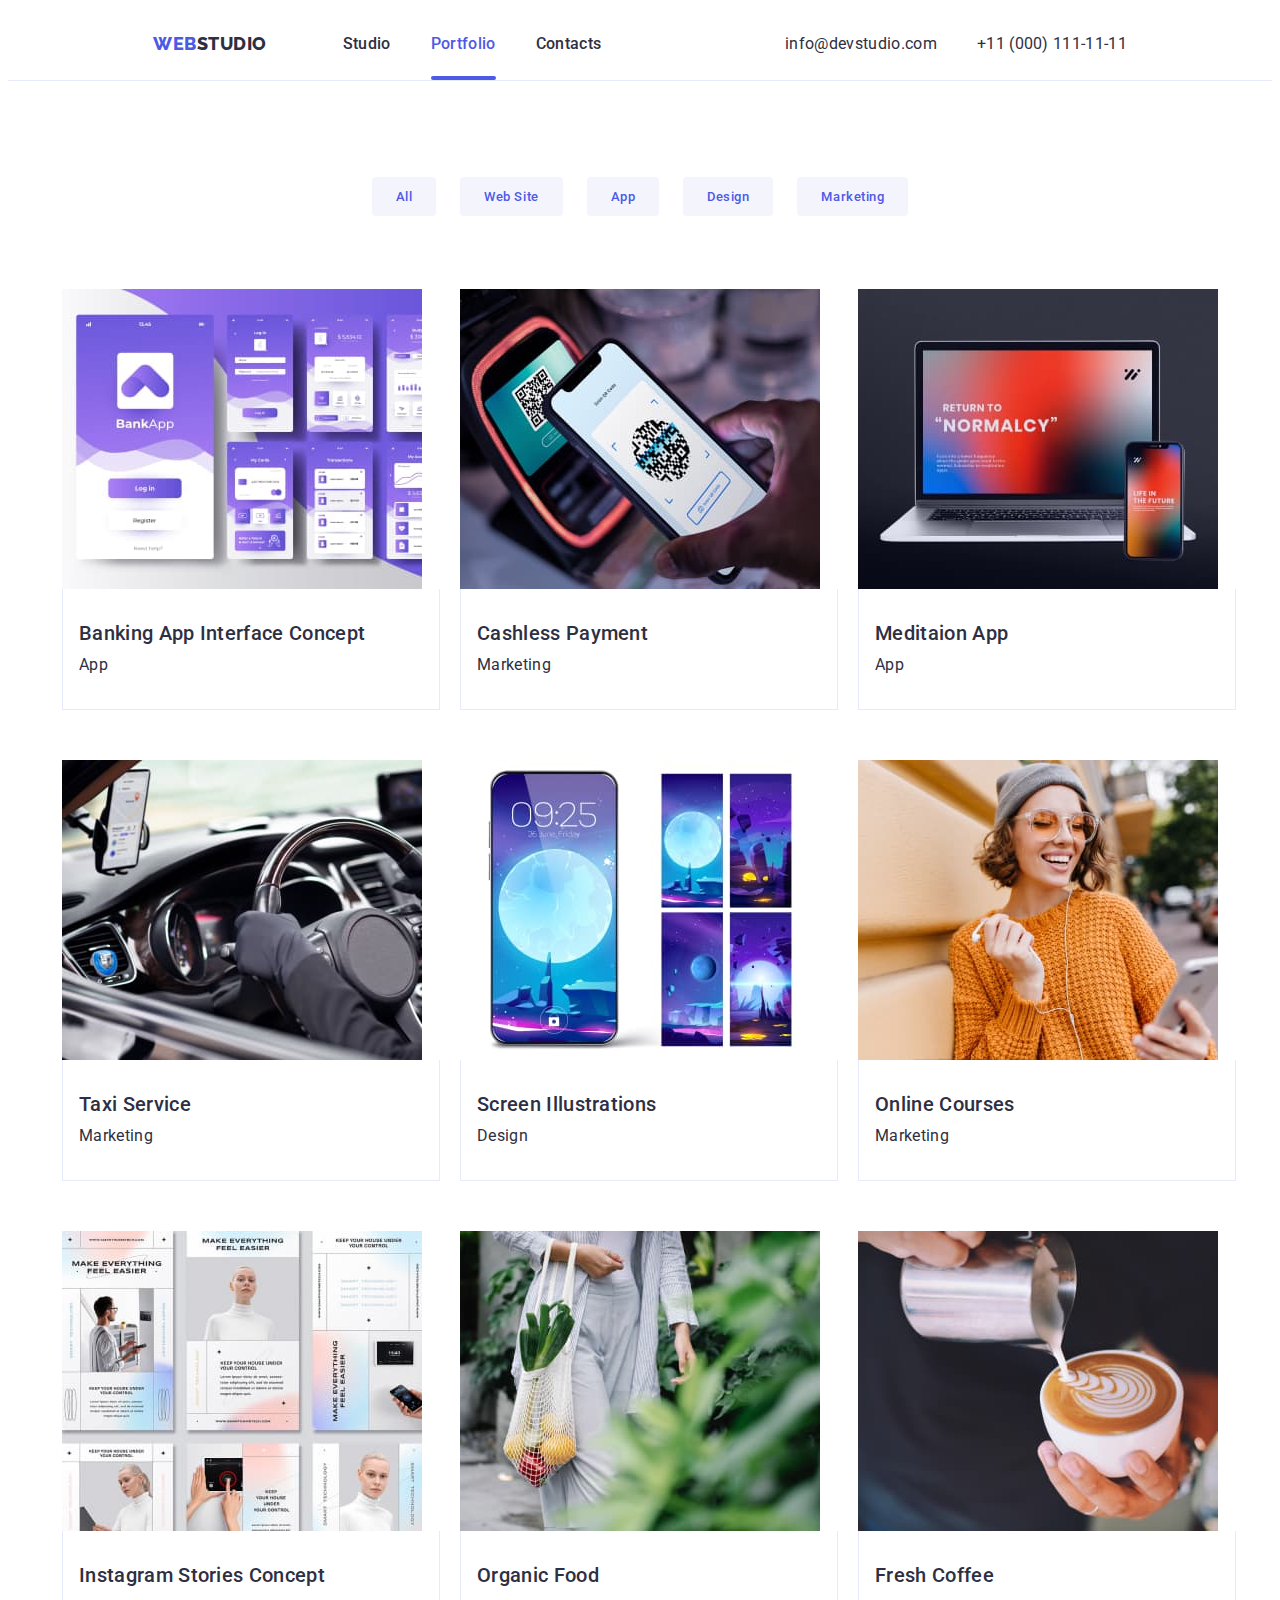
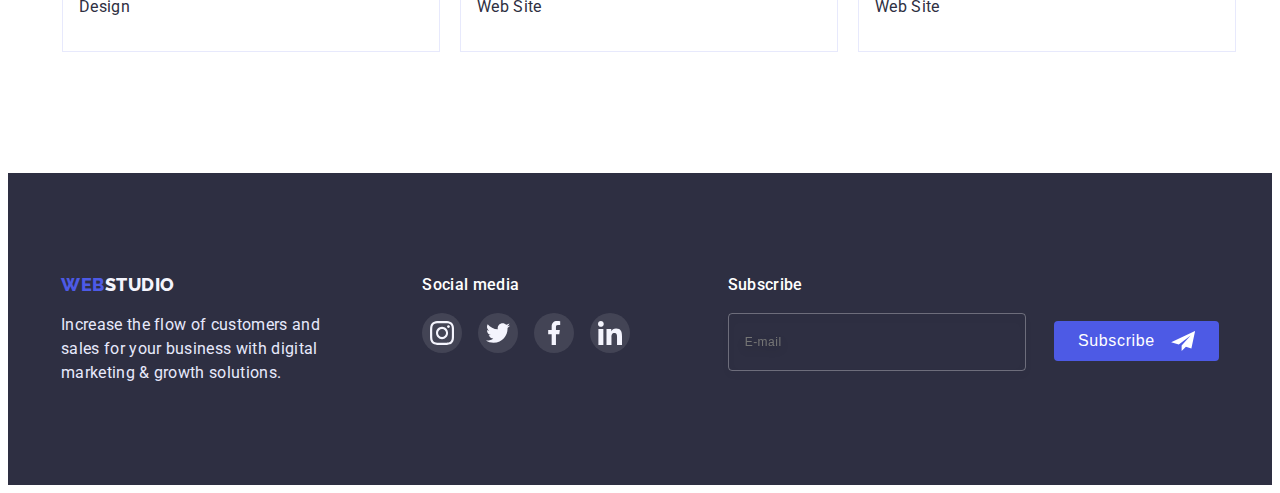
<file: portfolio.html>
<!DOCTYPE html>
<html lang="en">
  <head>
    <meta charset="UTF-8" />
    <meta http-equiv="X-UA-Compatible" content="IE=edge" />
    <meta name="viewport" content="width=device-width, initial-scale=1.0" />
    <title>Document</title>
    <link rel="preconnect" href="https://fonts.googleapis.com" />
    <link rel="preconnect" href="https://fonts.gstatic.com" crossorigin />
    <link rel="preconnect" href="https://fonts.googleapis.com" />
    <link rel="preconnect" href="https://fonts.gstatic.com" crossorigin />
    <link
      href="https://fonts.googleapis.com/css2?family=Raleway:wght@800&family=Roboto:wght@400;500;700;900&display=swap"
      rel="stylesheet"
    />
    <link
      rel="stylesheet"
      href="https://cdnjs.cloudflare.com/ajax/libs/modern-normalize/1.1.0/modern-normalize.min.css"
      integrity="sha512-wpPYUAdjBVSE4KJnH1VR1HeZfpl1ub8YT/NKx4PuQ5NmX2tKuGu6U/JRp5y+Y8XG2tV+wKQpNHVUX03MfMFn9Q=="
      crossorigin="anonymous"
      referrerpolicy="no-referrer"
    />
    <link
      rel="stylesheet"
      href="https://cdnjs.cloudflare.com/ajax/libs/animate.css/4.1.1/animate.min.css"
    />
    <link rel="stylesheet" href="./css/styles.css" />
  </head>
  <body>
    <header class="header section">
      <div class="container nav-main">
        <!--navigation in header-->
        <nav class="header-navigation nav">
          <a href="./index.html" class="logo"
            ><span class="logo-first-part">Web</span
            ><span class="logo-second-part-header">Studio</span></a
          >
          <ul class="header-site-navigation-list list">
            <li class="header-site-navigation-item">
              <a href="./index.html" class="header-site-navigation-link link"
                >Studio</a
              >
            </li>
            <li class="header-site-navigation-item">
              <a
                href="./portfolio.html"
                class="header-site-navigation-link current link"
                >Portfolio</a
              >
            </li>
            <li class="header-site-navigation-item">
              <a href="" class="header-site-navigation-link link">Contacts</a>
            </li>
          </ul>
        </nav>

        <address>
          <ul class="header-address-navigation-list list">
            <li class="header-address-navigation-item">
              <a
                href="mailto:info@devstudio.com"
                class="header-address-navigation-link link"
                >info@devstudio.com</a
              >
            </li>
            <li class="header-address-navigation-item">
              <a
                href="tel:+110001111111"
                class="header-address-navigation-link link"
                >+11 (000) 111-11-11</a
              >
            </li>
          </ul>
        </address>
      </div>
    </header>

    <!--Main part-->
    <main>
      <section class="portfolio section">
        <div class="container">
          <!--Временный заголовок-->
          <h1 class="hidden">Portfolio navigation</h1>

          <ul class="portfolio-navigation-list list">
            <li class="portfolio-navigation-item">
              <button type="button" class="portfolio-button">All</button>
            </li>
            <li class="portfolio-navigation-item">
              <button type="button" class="portfolio-button">Web Site</button>
            </li>
            <li class="portfolio-navigation-item">
              <button type="button" class="portfolio-button">App</button>
            </li>
            <li class="portfolio-navigation-item">
              <button type="button" class="portfolio-button">Design</button>
            </li>
            <li class="portfolio-navigation-item">
              <button type="button" class="portfolio-button">Marketing</button>
            </li>
          </ul>

          <ul class="portfolio-list list">
            <li class="portfolio-item">
              <a href="" class="portfolio-item-link link">
                <div class="portfolio-item-div">
                  <img
                    src="./images/portfolio/proj1.jpg"
                    alt="Banking App Interface Concept"
                    width="360"
                    height="300"
                    class="portfolio-item-photo"
                  />
                  <div class="portfolio-item-animation">
                    <p class="portfolio-item-animation-text">
                      14 Stylish and User-Friendly App Design Concepts · Task
                      Manager App · Calorie Tracker App · Exotic Fruit Ecommerce
                      App · Cloud Storage App
                    </p>
                  </div>
                </div>
                <div class="portfolio-item-text">
                  <h2 class="portfolio-item-title caption">
                    Banking App Interface Concept
                  </h2>
                  <p class="portfolio-item-area">App</p>
                </div>
              </a>
            </li>
            <li class="portfolio-item">
              <a href="" class="portfolio-item-link link">
                <div class="portfolio-item-div">
                  <img
                    src="./images/portfolio/proj2.jpg"
                    alt="Cashless Payment"
                    width="360"
                    height="300"
                    class="portfolio-item-photo"
                  />
                  <div class="portfolio-item-animation">
                    <p class="portfolio-item-animation-text">
                      14 Stylish and User-Friendly App Design Concepts · Task
                      Manager App · Calorie Tracker App · Exotic Fruit Ecommerce
                      App · Cloud Storage App
                    </p>
                  </div>
                </div>
                <div class="portfolio-item-text">
                  <h2 class="portfolio-item-title caption">Cashless Payment</h2>
                  <p class="portfolio-item-area">Marketing</p>
                </div>
              </a>
            </li>
            <li class="portfolio-item">
              <a href="" class="portfolio-item-link link">
                <div class="portfolio-item-div">
                  <img
                    src="./images/portfolio/proj3.jpg"
                    alt="Meditaion App"
                    width="360"
                    height="300"
                    class="portfolio-item-photo"
                  />
                  <div class="portfolio-item-animation">
                    <p class="portfolio-item-animation-text">
                      14 Stylish and User-Friendly App Design Concepts · Task
                      Manager App · Calorie Tracker App · Exotic Fruit Ecommerce
                      App · Cloud Storage App
                    </p>
                  </div>
                </div>
                <div class="portfolio-item-text">
                  <h2 class="portfolio-item-title caption">Meditaion App</h2>
                  <p class="portfolio-item-area">App</p>
                </div>
              </a>
            </li>
            <li class="portfolio-item">
              <a href="" class="portfolio-item-link link">
                <div class="portfolio-item-div">
                  <img
                    src="./images/portfolio/proj4.jpg"
                    alt="Taxi Service"
                    width="360"
                    height="300"
                    class="portfolio-item-photo"
                  />
                  <div class="portfolio-item-animation">
                    <p class="portfolio-item-animation-text">
                      14 Stylish and User-Friendly App Design Concepts · Task
                      Manager App · Calorie Tracker App · Exotic Fruit Ecommerce
                      App · Cloud Storage App
                    </p>
                  </div>
                </div>
                <div class="portfolio-item-text">
                  <h2 class="portfolio-item-title caption">Taxi Service</h2>
                  <p class="portfolio-item-area">Marketing</p>
                </div>
              </a>
            </li>
            <li class="portfolio-item">
              <a href="" class="portfolio-item-link link">
                <div class="portfolio-item-div">
                  <img
                    src="./images/portfolio/proj5.jpg"
                    alt="Screen Illustrations"
                    width="360"
                    height="300"
                    class="portfolio-item-photo"
                  />
                  <div class="portfolio-item-animation">
                    <p class="portfolio-item-animation-text">
                      14 Stylish and User-Friendly App Design Concepts · Task
                      Manager App · Calorie Tracker App · Exotic Fruit Ecommerce
                      App · Cloud Storage App
                    </p>
                  </div>
                </div>
                <div class="portfolio-item-text">
                  <h2 class="portfolio-item-title caption">
                    Screen Illustrations
                  </h2>
                  <p class="portfolio-item-area">Design</p>
                </div>
              </a>
            </li>
            <li class="portfolio-item">
              <a href="" class="portfolio-item-link link">
                <div class="portfolio-item-div">
                  <img
                    src="./images/portfolio/proj6.jpg"
                    alt="Online Courses"
                    width="360"
                    height="300"
                    class="portfolio-item-photo"
                  />
                  <div class="portfolio-item-animation">
                    <p class="portfolio-item-animation-text">
                      14 Stylish and User-Friendly App Design Concepts · Task
                      Manager App · Calorie Tracker App · Exotic Fruit Ecommerce
                      App · Cloud Storage App
                    </p>
                  </div>
                </div>
                <div class="portfolio-item-text">
                  <h2 class="portfolio-item-title caption">Online Courses</h2>
                  <p class="portfolio-item-area">Marketing</p>
                </div>
              </a>
            </li>
            <li class="portfolio-item">
              <a href="" class="portfolio-item-link link">
                <div class="portfolio-item-div">
                  <img
                    src="./images/portfolio/proj7.jpg"
                    alt="Instagram Stories Concept"
                    width="360"
                    height="300"
                    class="portfolio-item-photo"
                  />
                  <div class="portfolio-item-animation">
                    <p class="portfolio-item-animation-text">
                      14 Stylish and User-Friendly App Design Concepts · Task
                      Manager App · Calorie Tracker App · Exotic Fruit Ecommerce
                      App · Cloud Storage App
                    </p>
                  </div>
                </div>
                <div class="portfolio-item-text">
                  <h2 class="portfolio-item-title caption">
                    Instagram Stories Concept
                  </h2>
                  <p class="portfolio-item-area">Design</p>
                </div>
              </a>
            </li>
            <li class="portfolio-item">
              <a href="" class="portfolio-item-link link">
                <div class="portfolio-item-div">
                  <img
                    src="./images/portfolio/proj8.jpg"
                    alt="Organic Food"
                    width="360"
                    height="300"
                    class="portfolio-item-photo"
                  />
                  <div class="portfolio-item-animation">
                    <p class="portfolio-item-animation-text">
                      14 Stylish and User-Friendly App Design Concepts · Task
                      Manager App · Calorie Tracker App · Exotic Fruit Ecommerce
                      App · Cloud Storage App
                    </p>
                  </div>
                </div>
                <div class="portfolio-item-text">
                  <h2 class="portfolio-item-title caption">Organic Food</h2>
                  <p class="portfolio-item-area">Web Site</p>
                </div>
              </a>
            </li>
            <li class="portfolio-item">
              <a href="" class="portfolio-item-link link">
                <div class="portfolio-item-div">
                  <img
                    src="./images/portfolio/proj9.jpg"
                    alt="Fresh Coffee"
                    width="360"
                    height="300"
                    class="portfolio-item-photo"
                  />
                  <div class="portfolio-item-animation">
                    <p class="portfolio-item-animation-text">
                      14 Stylish and User-Friendly App Design Concepts · Task
                      Manager App · Calorie Tracker App · Exotic Fruit Ecommerce
                      App · Cloud Storage App
                    </p>
                  </div>
                </div>
                <div class="portfolio-item-text">
                  <h2 class="portfolio-item-title caption">Fresh Coffee</h2>
                  <p class="portfolio-item-area">Web Site</p>
                </div>
              </a>
            </li>
          </ul>
        </div>
      </section>
    </main>

    <footer class="footer section">
      <div class="container footer-cont">
        <div class="footer-container">
          <a href="./index.html" class="logo logo-footer"
            ><span class="logo-first-part">Web</span
            ><span class="logo-second-part-footer">Studio</span></a
          >
          <p class="footer-text">
            Increase the flow of customers and sales for your business with
            digital marketing & growth solutions.
          </p>
        </div>
        <div class="footer-media">
          <h3 class="footer-media-title">Social media</h3>
          <ul class="footer-list list">
            <li class="footer-item instagram">
              <a
                href=""
                class="footer-link link"
                target="_blank"
                rel="noopener noreferrer"
              >
                <svg class="footer-icon" width="24" height="24">
                  <use href="./images/icons.svg#icon-instagram"></use>
                </svg>
              </a>
            </li>
            <li class="footer-item twitter">
              <a
                href=""
                class="footer-link link"
                target="_blank"
                rel="noopener noreferrer"
                ><svg class="footer-icon" width="24" height="24">
                  <use href="./images/icons.svg#icon-twitter"></use></svg
              ></a>
            </li>
            <li class="footer-item facebook">
              <a
                href=""
                class="footer-link link"
                target="_blank"
                rel="noopener noreferrer"
                ><svg class="footer-icon" width="24" height="24">
                  <use href="./images/icons.svg#icon-facebook"></use></svg
              ></a>
            </li>
            <li class="footer-item linkedin">
              <a
                href=""
                class="footer-link link"
                target="_blank"
                rel="noopener noreferrer"
                ><svg class="footer-icon" width="24" height="24">
                  <use href="./images/icons.svg#icon-linkedin"></use></svg
              ></a>
            </li>
          </ul>
        </div>
        <div class="footer-form">
          <h3 class="footer-media-title">Subscribe</h3>
          <form class="" action="">
            <input
              type="email"
              name="footer-email"
              id="footer-email"
              class="footer-input"
              placeholder="E-mail"
            />
            <button type="button" class="form-button">
              <span class="form-button-area">
                <span class="button-area-text">Subscribe</span>
                <svg class="icon-send" width="24" height="20">
                  <use href="./images/icons.svg#icon-send"></use>
                </svg>
              </span>
            </button>
          </form>
        </div>
      </div>
    </footer>
  </body>
</html>
</file>
<file: css/styles.css>
/*html{
    box-sizing: border-box;
}

*,
*::before,
*::after{
    box-sizing:inherit;
}*/


:root{
    --primary-text-color:#434455;
    --title-text-color: #2E2F42;
    --accent-color: #4D5AE5;
    --portfolio-button-bg-color:#F4F4FD;
    --portfolio-button-bg-accent-color:#404BBF;
    --main-bg-color:#ffffff;
    --footer-text-portfolio-button-border: #E7E9FC;
    --footer-green:#31D0AA;
    --main-icon-color: #8E8F99;
    --function-for-hover: cubic-bezier(0.4, 0, 0.2, 1);

}

body{
    background-color:var(--main-bg-color);
    color: var(--primary-text-color);
    font-family: 'Roboto', sans-serif;
    font-weight: 400;
    font-size: 16px;
    line-height: 1.5;
    letter-spacing: 0.02em;
   /*padding-top:72px*/
}
 
p,
h1,
h2,
h3,
h4,
h5,
h6 {
    margin: 0;
}

ul{
    margin: 0;
    padding: 0;
}
img{
    display: block;
    margin: 0;
    padding: 0;
    max-width: 100%;
    height: auto;
}

.container{
    width: 1158px;
    /*1128+15*2*/
    padding-left: 15px;
    padding-right: 15px;
    margin: 0 auto;

   /* outline: 1px solid tomato;*/
}
.section{
    padding-top: 120px;
    padding-bottom: 120px;
}
.list{
    list-style: none;
    padding: 0;
}

.logo {
    display: block;
    padding: 24px 0;
    margin-right: 76px;
    font-family: 'Raleway', sans-serif;
    font-weight: 800;
    font-size: 18px;
    line-height: 1.33;
    text-transform: uppercase;
    letter-spacing: 0.03em;

    transition: color 250ms var(--function-for-hover);
}
.logo-first-part{
    color: var(--accent-color);  
}
.logo-second-part-header{
    color: var(--title-text-color);
}
.logo-second-part-footer{
    color: var(--portfolio-button-bg-color);
}

.caption,
.link{
    color:var(--title-text-color)

}

.header-site-navigation-link:hover,
.header-address-navigation-link:hover,
.logo:hover,
.header-site-navigation-link:focus,
.header-address-navigation-link:focus,
.logo:focus
{
    color: var(--accent-color);
}


        /*настройки кнопок*/
.button{
    min-width: 169px;
    height: 56px;
    display: inline-block;
    border-radius: 4px;
    border: 1px solid var(--accent-color);
    box-shadow: 0px 4px 4px rgba(0, 0, 0, 0.15);
    /*padding: 16px 32px;*/

    background-color: var(--accent-color);
    color: var(--main-bg-color);
    font-family: inherit;
    font-weight: 500;
    align-items: center;
    letter-spacing: 0.04em;
    cursor: pointer;

    transition-property: background-color;
    transition-duration: 250ms;
    transition-timing-function: var(--function-for-hover);
}

.button:hover,
.button:focus {
    background-color: var(--portfolio-button-bg-accent-color);
}

.current {
    color: var(--accent-color);
    position: relative;
}
.current::after{
    content: "";
    display:inline-block;
    position: absolute;
    bottom: 0;
    left: 0;
    width: 100%;
    height: 4px;
    background-color: var(--accent-color);
    border-radius: 2px;
}

.link,
.button,
.logo,
.portfolio-button {
    text-decoration: none;
}


        /*header*/
.header{
    /*position: fixed;
    top: 0;
    left: 0;*/
    width: 100%;
    min-height: 72px;
    padding-top: 0;
    padding-bottom: 0;
    border-bottom: 1px solid var(--footer-text-portfolio-button-border);
}               
.nav-main{
    display: flex;
    justify-content: space-around;
}
.nav{
    display: flex;
}
.header-site-navigation-list{
    display: flex;
}
.header-site-navigation-item {
    font-weight: 500;
}
.header-site-navigation-item:not(:last-child){
    margin-right: 40px;
}
.header-site-navigation-link{
    display: block;
    padding: 24px 0;

    transition: color 250ms var(--function-for-hover);
}

.header-address-navigation-list{
    display: flex;
}
.header-address-navigation-item:not(:last-child) {
    margin-right: 40px;
}
.header-address-navigation-item {
    font-style: normal;
}
.header-address-navigation-link{
    display: block;
    padding: 24px 0;
    
    transition: color 250ms var(--function-for-hover);
}

        /*hero*/
.hero{
    max-width: 1440px;
    height: 600px;
    margin: 0 auto;
    background-image: linear-gradient(rgba(46, 47, 66, 0.7), rgba(46, 47, 66, 0.7)),
        url(../images/hero-img.jpg);
    background-repeat: no-repeat;
    background-position: center;
    background-size: cover;
    padding-top: 188px;
    padding-bottom: 188px;
    background-color: var(--title-text-color);
    text-align: center;    
}

.hero-title{
    max-width: 494px;
    width: 100%;
    height: auto;
    margin-left: auto;
    margin-right: auto;
    margin-bottom: 48px;
    color: var(--main-bg-color);
    font-size: 56px;
    line-height: 1.07;
}


        /*skills*/
.skills-list{
    display: flex;
}
.skills-item:not(:last-child){
    margin-right: 24px;
}
.skills-item-title{
    margin-bottom: 8px;
    font-weight: 500;
    font-size: 20px;
    line-height: 1.2;
}
.skills-item{
    display: block;
}
.skills-icon{
    display: flex;
    height: 112px;
    background-color: var(--portfolio-button-bg-color);
    border-radius: 4px;
    justify-content: center;
    align-items: center;
    margin-bottom: 8px;
}
.skills-icon-symbol{
    width: 64px;
    height: 64px;
}



        /*examples*/
.examples{
    padding-top: 0;
}
.examples-list{
    display: flex;
}
.examples-item:not(:last-child) {
    margin-right: 24px;
}
.examples-title{
    margin-bottom: 72px;
    font-size: 36px;
    line-height: 1.11;
    text-align: center;
    text-transform: capitalize;
}


        /*team*/
.team {
    background-color: var(--portfolio-button-bg-color);
}
.team-title{
    margin-bottom: 72px;
    font-size: 36px;
    line-height: 1.11;
    text-align: center;
    text-transform: capitalize;
}
.team-list{
    display: flex;
    
}
.team-item{
    width: calc((100%-72px)/4);
    margin-right: 24px;
    display: flex;
    flex-direction: column;
    justify-content: center;
    align-items: center;    
    background-color: var(--main-bg-color);
    box-shadow: 0px 1px 6px rgba(46, 47, 66, 0.08), 0px 1px 1px rgba(46, 47, 66, 0.16), 0px 2px 1px rgba(46, 47, 66, 0.08);
    border-radius: 0px 0px 4px 4px;
}
.team-item:nth-last-child(1) {
    margin-right: 0;
}

.team-name{
    display: flex;
    flex-direction: column;
    justify-content: center;
    align-items: center;
    width: 100%;
    padding: 32px 16px;
}

.team-item-name,
.team-item-speciality{
    margin-bottom: 8px;
}

.team-icon-list{
    display: flex;
    gap: 24px;
}
.team-icon{
    width: 40px;
    height: 40px;
    background-color: var(--accent-color);
    border-radius: 50%;

    transition: background-color 250ms var(--function-for-hover);
}
.team-icon-link{
    display: flex;
    width: 100%;
    height: 100%;
    padding: 0;
    border: none;
    justify-content: center;
    align-items: center;
}

.team-icon:hover,
.team-icon:focus{
    background-color: var(--portfolio-button-bg-accent-color);
    cursor: pointer;
}



        /*customers*/
.customers{
    padding-top: 130px;
}
.customers-title{
    margin-bottom: 72px;
    font-weight: 700;
    font-size: 36px;
    line-height: 1.11;
    text-align: center;
    text-transform: capitalize;    
    color: var(--title-text-color);
}
.customers-list {
    display: flex;
    gap: 24px;
}
.customers-item {
    width: calc((100%-120px)/6);
    height: 88px;
}
.customers-link{
    display:flex;
    width: 100%;
    height: 100%;
    padding: 0;
    justify-content: center;
    align-items: center;
    border: 1px solid var(--main-icon-color);
    border-radius: 5%;
    color: var(--main-icon-color);

    transition: background-color 250ms var(--function-for-hover),
            color 250ms var(--function-for-hover);
}
.customers-link:hover,
.customers-link:focus{
    border-color: var(--portfolio-button-bg-accent-color);
    color: var(--portfolio-button-bg-accent-color);
}
.customers-icon {
    fill: currentColor;
}


        /*footer*/
.footer {
    padding-top: 100px;
    padding-bottom: 100px;
    background-color: var(--title-text-color);
}
.logo-footer{
    padding-top: 0;
    padding-bottom: 0;
}
.footer-text{
    margin-top: 16px;
    color: var(--footer-text-portfolio-button-border);
}
.footer-cont{
    display: flex;
    justify-content: space-between;
}
.footer-container{
    padding: 0;
    margin: 0;
    width: 264px;
}
.footer-media-title{
    font-weight: 500;
    font-size: 16px;
    line-height: 1.5;
    letter-spacing: 0.02em;
    color: var(--main-bg-color);
    margin-bottom: 16px;
}
.footer-list{
    display: flex;
    gap: 16px;
}
.footer-item{
    display: inline-block;
    width: 40px;
    height: 40px;
    background-color: rgba(255, 255, 255, 0.1);;
    border-radius: 50%;
    background-repeat: no-repeat;
    background-size:24px;
    background-position: center;

    transition-property: background-color;
    transition-duration: 250ms;
    transition-timing-function: var(--function-for-hover);
}
.footer-link {
    display: flex;
    width: 100%;
    height: 100%;
    padding: 0;
    border: none;
    justify-content: center;
    align-items: center;
}

.footer-item:hover,
.footer-item:focus {
    background-color:var(--footer-green);
    cursor: pointer;
}
.footer-input {
    display: inline-block;
    width: 264px;
    height: 40px;
    padding: 8px 16px;
    font-size: 12px;
    line-height: 2;
    letter-spacing: 0.04em;
    color: rgba(255, 255, 255, 0.6);
    border: 1px solid rgba(255, 255, 255, 0.3);
    filter:drop-shadow(0px 4px 4px rgba(0, 0, 0, 0.15));
    border-radius: 4px;
    background-color: transparent;
    margin-right: 24px;
    outline: transparent;
    transition: border-color 250ms var(--function-for-hover);
}
.footer-input:focus {
     border-color: var(--accent-color);
 }

.form-button {
    display: inline-block;
    width: 165px;
    height: 40px;
    padding: 8px 24px;
    background:var(--accent-color);
    border-radius: 4px;
    border: none;
    cursor: pointer;
    transition: background-color 250ms var(--function-for-hover);
}
.form-button:hover,
.form-button:focus{
    background-color: var(--portfolio-button-bg-accent-color);
}
.form-button-area {
    display: flex;
    justify-content: space-between;
    align-items: center;
}
.button-area-text {
    color: var(--main-bg-color);
    font-weight: 500;
    font-size: 16px;
    line-height: 1.5;
    letter-spacing: 0.04em;
}


        /*portfolio*/
.portfolio {
    padding-top: 96px;
}
.portfolio-navigation-list {
    display: flex;
    justify-content: center;
    margin-bottom: 72px;
}
.portfolio-navigation-item:not(:last-child) {
    margin-right: 24px;
}
.portfolio-button {
    display: inline-block;
    border-radius: 4px;
    padding: 12px 24px;
    border: 1px solid var(--footer-text);
    background-color: var(--portfolio-button-bg-color);
    color: var(--accent-color);
    font-family: inherit;
    font-weight: 500;
    display: flex;
    align-items: center;
    text-align: center;
    letter-spacing: 0.04em;
    cursor: pointer;

    transition: background-color 250ms var(--function-for-hover), 
        color 250ms var(--function-for-hover),
        box-shadow 250ms var(--function-for-hover);
}
.portfolio-button:hover,
.portfolio-button:focus {
    background-color: var(--portfolio-button-bg-accent-color);
    color: var(--main-bg-color);
    box-shadow: 0px 4px 4px rgba(0, 0, 0, 0.15);
}

.portfolio-list{
    display: flex;
    flex-wrap: wrap;
    row-gap: 48px;
    /*column-gap: 21px;*/
}
.portfolio-item{
    flex-basis: calc((100%-(2*24px))/3);
    /*width: 360px;*/
    margin-right: auto;
    display: flex;
    flex-direction: column;
    background: var(--main-bg-color);
}

.portfolio-item:nth-child(3n){
    margin-right: 0;
}
.portfolio-item-link {
    display: block;
    border: 0.5px solid transparent;
    box-shadow: 0px 1px 6px transparent,
            0px 1px 1px transparent,
            0px 2px 1px transparent;
    transition: border 250ms var(--function-for-hover),
            box-shadow 250ms var(--function-for-hover);
}
.portfolio-item-link:hover {
    border: 0.5px solid var(--portfolio-button-bg-color);
    box-shadow: 0px 1px 6px rgba(46, 47, 66, 0.08),
        0px 1px 1px rgba(46, 47, 66, 0.16),
        0px 2px 1px rgba(46, 47, 66, 0.08);
}
.portfolio-item-div{
    position: relative;
    overflow: hidden; /*все, что не входит в зону блока скрывается визуально*/
}
.portfolio-item-animation{
    position: absolute;
    left: 0;
    top: 100%;
    width: 100%;
    height: 100%;
    padding: 40px 32px;

    transition: background-color 250ms var(--function-for-hover),
            color 250ms var(--function-for-hover),
            transform 250ms var(--function-for-hover);
}

.portfolio-item-animation-text{
    color: var(--portfolio-button-bg-color);
}
.portfolio-item-link:hover .portfolio-item-animation{
    background-color: var(--accent-color);
    color: var(--portfolio-button-bg-color);
    transform: translateY(-100%); /*двигаемся по оси у вверх*/
}
.portfolio-item-text{ 
    display: flex;  
    flex-direction: column;
    width: 100%;
    padding: 32px 0 32px 16px;
    background-color: var(--main-bg-color);
    border-right: 1px solid var(--footer-text-portfolio-button-border);
    border-left: 1px solid var(--footer-text-portfolio-button-border);
    border-bottom: 1px solid var(--footer-text-portfolio-button-border);
    z-index: 2;
}
.portfolio-item-title {
    margin-bottom: 8px;
    font-weight: 500;
    font-size: 20px;
    line-height: 1.2;
}

.hidden {
    position: absolute;
    width: 1px;
    height: 1px;
    margin: -1px;
    border: 0;
    padding: 0;
    white-space: nowrap;
    clip-path: inset(100%);
    clip: rect(0 0 0 0);
    overflow: hidden;
}

.backdrop{
    position: fixed;
    top: 0;
    left: 0;
    width: 100%;
    height: 100%;
    background-color: rgba(46, 47, 66, 0.4);
    opacity: 1;
    transition: opacity 250ms var(--function-for-hover),
    visibility 250ms var(--function-for-hover);
}
.backdrop.is-hidden{
    visibility:hidden;
    opacity: 0;
    pointer-events: none;
}
.backdrop.is-hidden .modal{
    transform: translate(-50%, -50%) scale(0.1);
}
.modal{
    position: absolute;
    top: 50%;
    left: 50%;
    width: 408px;
    background:#FCFCFC;
    box-shadow: 0px 1px 1px rgba(0, 0, 0, 0.14), 0px 1px 3px rgba(0, 0, 0, 0.12), 0px 2px 1px rgba(0, 0, 0, 0.2);
    border-radius: 4px;
    padding: 0 24px;
    transform: translate(-50%, -50%) scale(1);
    transition: transform 250ms var(--function-for-hover);
}
.modal-close{
    position: absolute;
    top:24px;
    right: 24px;
    display: flex;
    width: 24px;
    height: 24px;
    background-color: var(--footer-text-portfolio-button-border);
    border: 1px solid rgba(0, 0, 0, 0.1);
    border-radius: 50%;
    justify-content: center;
    align-items: center;
    transition: fill 250ms var(--function-for-hover), 
    background-color 250ms var(--function-for-hover),
    border 250ms var(--function-for-hover);
}
.modal-close:hover,
.modal-close:focus {
    border: none;
    fill: var(--main-bg-color);
    background-color:var(--portfolio-button-bg-accent-color);
}
.modal-title {
    color: var(--title-text-color);
    font-weight: 500;
    font-size: 16px;
    line-height: 1.5;
    text-align: center;
    letter-spacing: 0.02em;
    margin-top: 72px;
    margin-bottom: 12px;
}
.modal-label {
    display:inline-block;
    margin-bottom:0;
    padding: 0;    
    font-size: 12px;
    line-height: 1.16;
        letter-spacing: 0.04em;
        color: #8E8F99;
}
.label-text {
    font-size: 12px;
    line-height: 1.16;
    letter-spacing: 0.04em;
    color: #8E8F99;
}
.form-div{
    margin-bottom: 0;
}
.form-div-feedback {
    margin-bottom: 12px;;
}
.modal-input {
    width: 100%;
    height: 40px;
    border: 1px solid rgba(33, 33, 33, 0.2);
    border-radius: 4px;
    background-color: transparent;
    font-weight: 400;
    font-size: 12px;
    line-height: 1.33;
    letter-spacing: 0.04em;
    padding: 8px 16px 8px 38px;
    outline: transparent;
    transition: border-color 250ms var(--function-for-hover);
}

.modal-input::placeholder {
    color: rgba(117, 117, 117, 0.5);
}

.modal-input:focus {
    border-color: var(--accent-color);
}

.modal-input:focus+.modal-icon {
    fill: var(--accent-color);
}

.input-field {
    position: relative;
}

.modal-icon {
    position: absolute;
    left: 16px;
    top: 50%;
    transform: translateY(-50%);
    transition: fill 250ms var(--function-for-hover);
}

.feedback {
    height: 120px;
    padding-left: 16px;
    resize: none;
    /*чтобы пользователь не изменял размер окна*/
}

.checkbox-label {
    display: flex;
    justify-content:flex-start;
    gap: 8px;
    padding: 0;
    margin-bottom: 24px;
}

.checkbox-icon {
    display: flex;
    align-items: center;
    justify-content: center;
    width: 16px;
    height: 16px;
    padding: 4px 3px;
    background-color: transparent;
    border: 1.25px solid var(--title-text-color);
    border-radius: 2px;
    fill:transparent;
    transition: background-color 250ms var(--function-for-hover),
    fill 250ms var(--function-for-hover),
    border 250ms var(--function-for-hover);
}

.checkbox:checked + .checkbox-label .checkbox-icon{
    background-color:var(--portfolio-button-bg-accent-color);
    fill: var(--portfolio-button-bg-color);
    border: none;
}
.checkbox-text {
    font-size: 12px;
    line-height: 1.33;
    letter-spacing: 0.01em;
    color: #757575;
}
.checkbox-link {
    color:var(--accent-color);
}

.modal-button {
    min-width: 169px;
    height: 56px;
    background-color: var(--accent-color);
    box-shadow: 0px 4px 4px rgba(0, 0, 0, 0.15);
    border-color: transparent;
    border-radius: 4px;
    padding: 16px 32px;
    text-align: center;
    display: block;
    margin: 0 auto 24px auto;
    transition: background-color 250ms var(--function-for-hover);
}
.modal-button:hover,
.modal-button:focus{
    background-color:var(--portfolio-button-bg-accent-color);
}
.modal-button-title {
    font-weight: 500;
    font-size: 16px;
    line-height: 1.5;
    text-align: center;
    letter-spacing: 0.01em;
    color: var(--main-bg-color);
}
</file>
